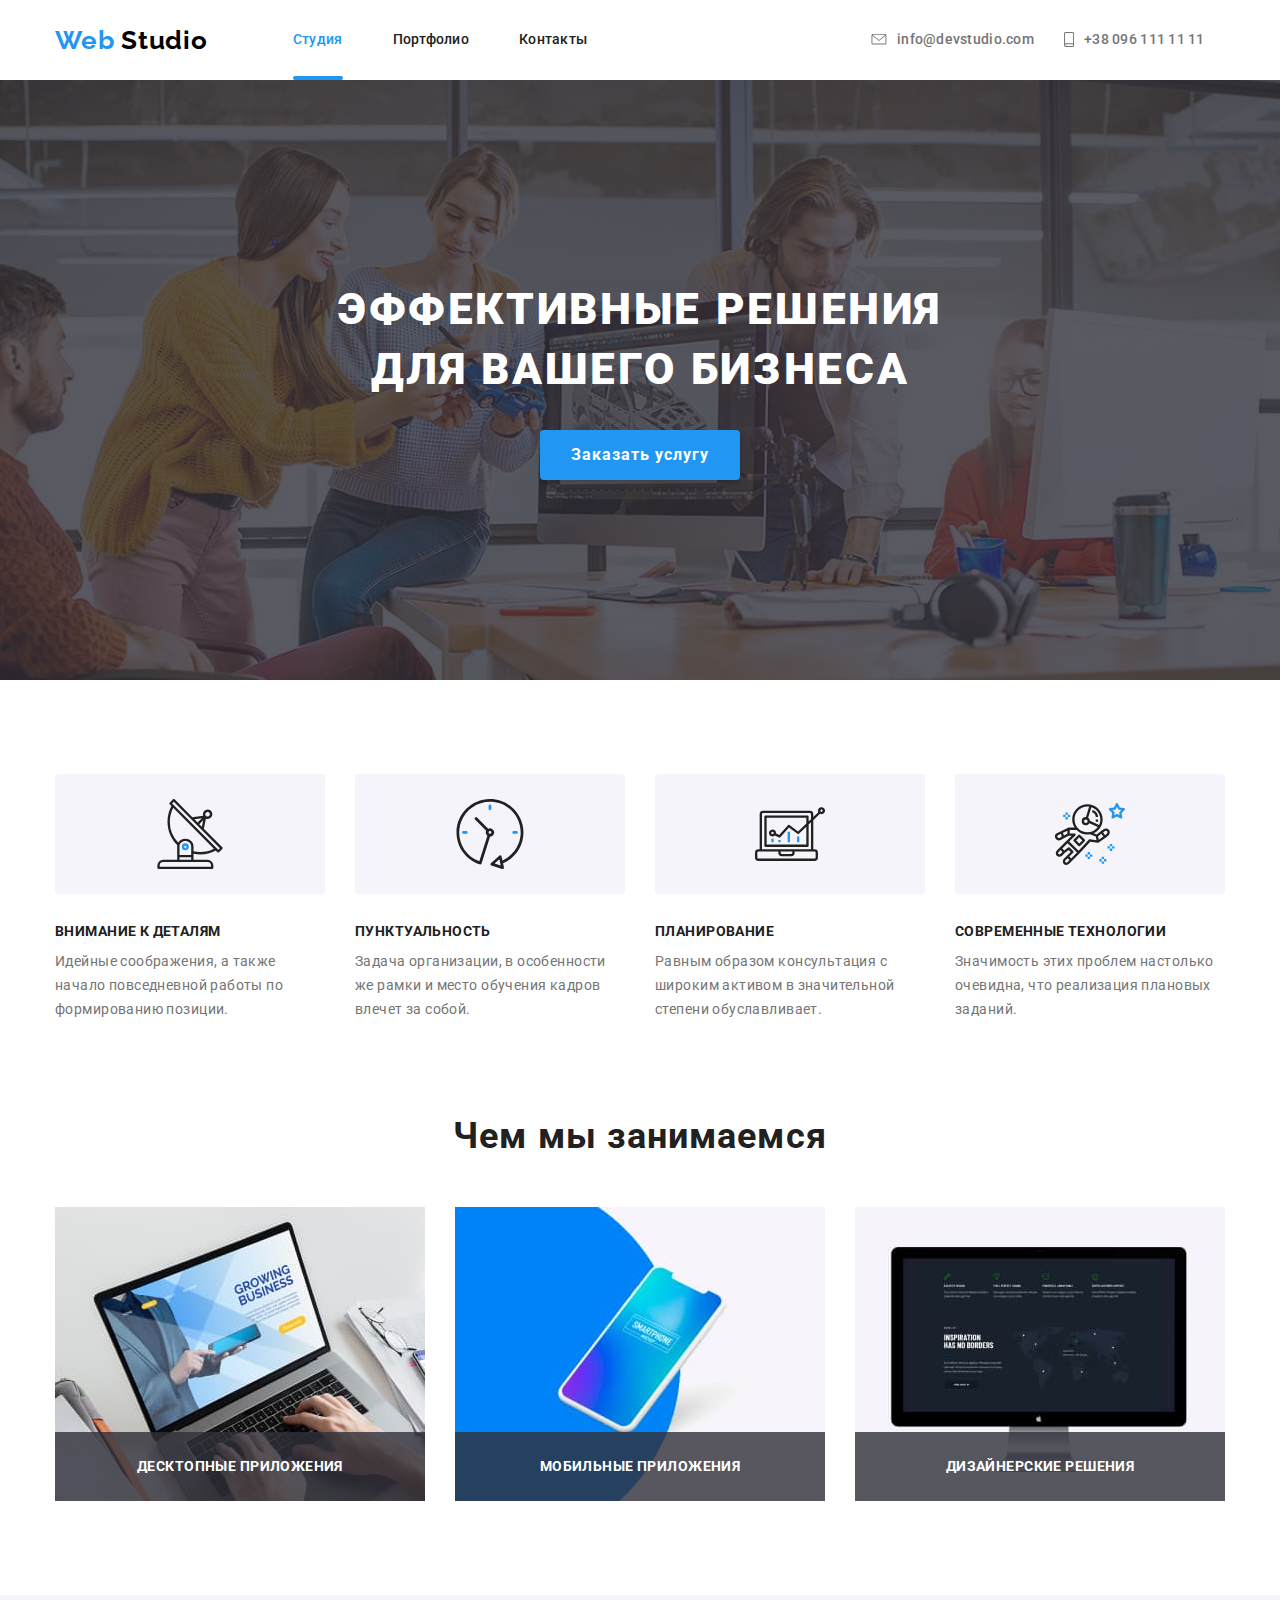
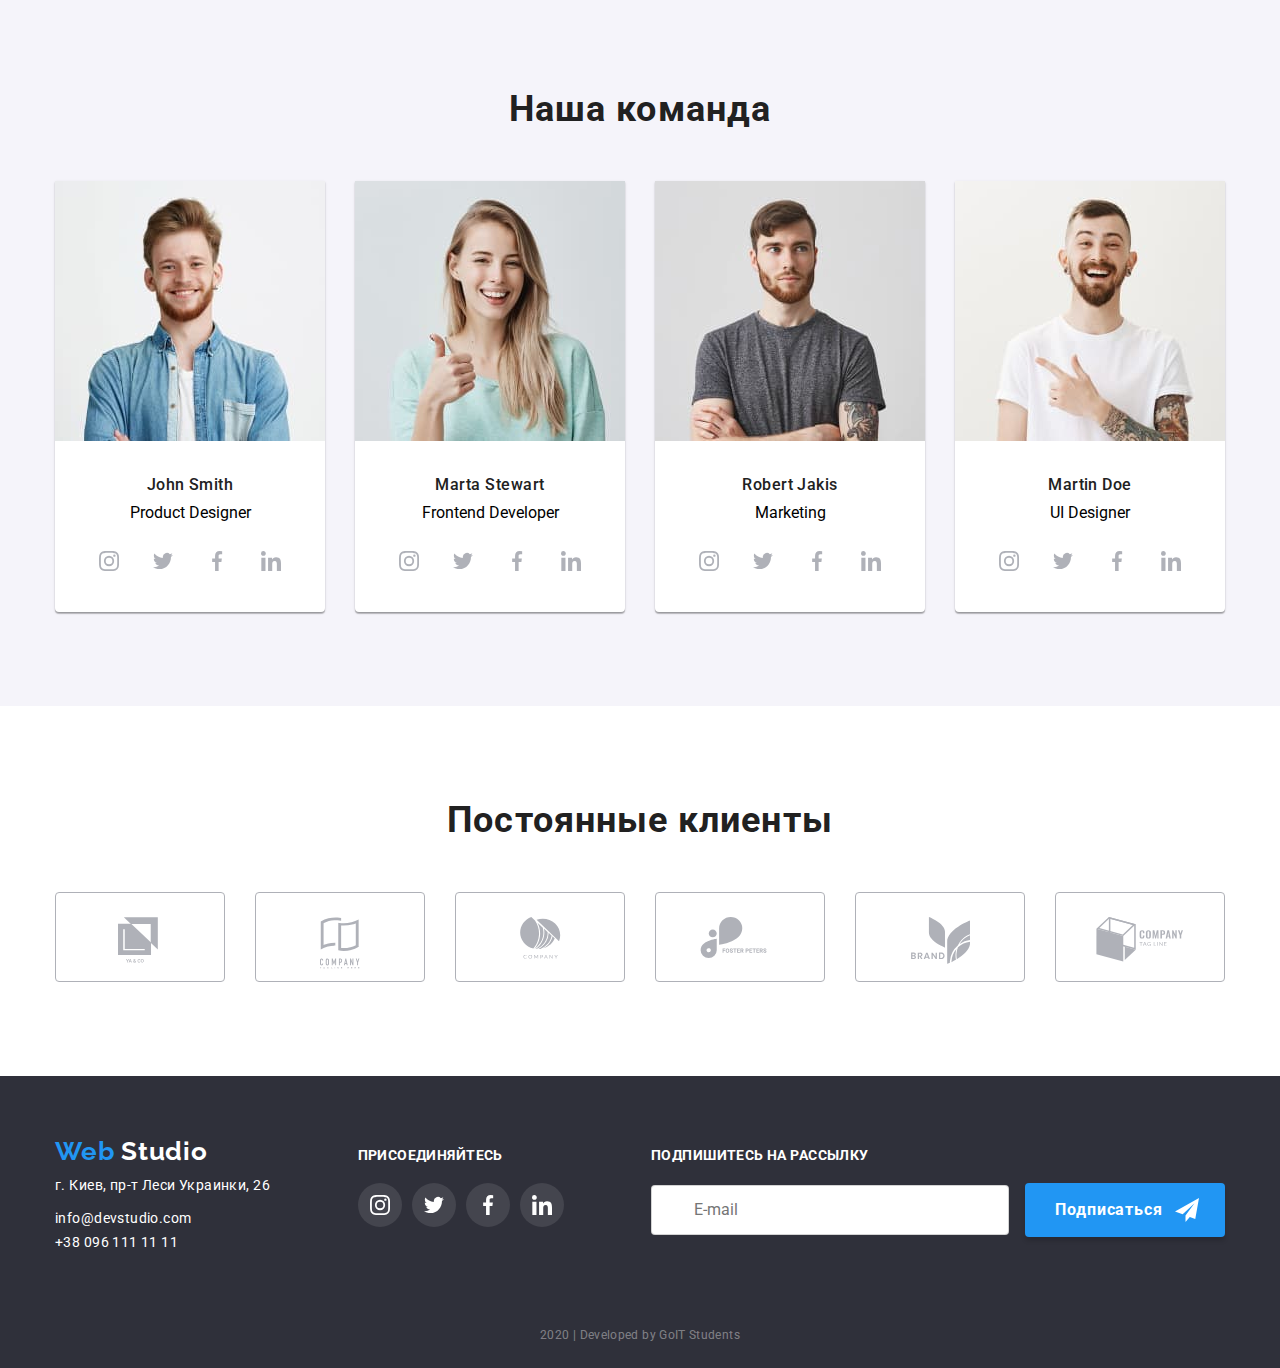
<file: index.html>
<!DOCTYPE html>
<html lang="ru">
  <head>
    <meta charset="UTF-8" />
    <title>My homework</title>
    <link
      href="https://fonts.googleapis.com/css2?family=Raleway:wght@700&family=Roboto:wght@400;500&display=swap"
      rel="stylesheet"
    />
    <link
      rel="stylesheet"
      href="https://cdnjs.cloudflare.com/ajax/libs/modern-normalize/0.6.0/modern-normalize.min.css"
    />
    <link rel="stylesheet" href="./css/main.min.css" />
  </head>
  <body>
    <header>
      <div class="container">
        <nav class="main-conteiner">
          <a href="./index.html" class="logo"
            ><span class="blue">Web </span>
            <span class="studio"> Studio</span></a
          >
          <ul class="site-nav">
            <li class="link-list">
              <a href="./index.html" class="link-current">Студия</a>
            </li>
            <li class="link-list">
              <a href="./portfolio.html" class="link">Портфолио</a>
            </li>
            <li class="link-list">
              <a href="" class="link">Контакты</a>
            </li>
          </ul>
          <address class="contacs">
            <a href="mailto:info@devstudio.com " class="contac">
              <svg class="icon-eleph" width="16" height="11.2">
                <use href="./img/sprite.svg#envelope"></use>
              </svg>
              info@devstudio.com
            </a>
            <a href="tel:+380961111111" class="contac">
              <svg class="icon-telep" width="10" height="15">
                <use href="./img/sprite.svg#smartphone"></use>
              </svg>
              +38 096 111 11 11
            </a>
          </address>
        </nav>
      </div>
    </header>
    <main>
      <div class="backdrop is-hidden" data-modal>
        <div class="modal">
          <form class="js-speker-form" autocomplete="off">
            <b class="form-text">Оставьте свои данные, мы вам перезвоним</b>
            <span class="form-close" data-modal-close>
              <svg class="close" width="11" height="11">
                <use href="./img/symbol-defs.svg#Vector61"></use>
              </svg>
            </span>
            <ul class="form-list">
              <li class="form-field">
                <input
                  type="text"
                  name="user-name"
                  id="name"
                  class="form-input"
                  placeholder=" "
                />
                <label for="name" class="form-label">Имя</label>
                <svg class="form-icon" width="12" height="12">
                  <use href="./img/symbol-defs.svg#Vector3"></use>
                </svg>
              </li>
              <li class="form-field">
                <input
                  type="tel"
                  name="tel"
                  id="tel"
                  class="form-input"
                  placeholder=" "
                />
                <label for="tel" class="form-label">Телефон</label>
                <svg class="form-icon" width="13" height="13">
                  <use href="./img/symbol-defs.svg#Vector1"></use>
                </svg>
              </li>
              <li class="form-field">
                <input
                  type="email"
                  name="email"
                  id="email"
                  class="form-input"
                  placeholder=" "
                />
                <label for="email" class="form-label">Почта</label>
                <svg class="form-icon" width="15" height="12">
                  <use href="./img/symbol-defs.svg#Vector21"></use>
                </svg>
              </li>
              <li class="form-field">
                <textarea
                  name="comment"
                  id="comment"
                  placeholder="Комментарий"
                ></textarea>
              </li>
            </ul>
            <label for="policy" class="form-policy">
              <input
                type="checkbox"
                name="policy"
                id="policy"
                class="checkbox"
              />
              <span class="checkbox-icon"></span>
              <p class="form-doc">
                Соглашаюсь с рассылкой и принимаю
                <a href="" class="form">Условия договора</a>
              </p></label
            >
            <button type="submit" class="form-button">Отправить</button>
          </form>
        </div>
      </div>

      <section class="decide">
        <div class="business">
          <h1>Эффективные решения для вашего бизнеса</h1>
        </div>
        <span class="buttom-footer" data-modal-open>Заказать услугу</span>
      </section>
      <section class="section">
        <div class="container">
          <ul class="info-main main-conteiner">
            <li class="info-li">
              <div class="icon-diagram">
                <svg class="icon-clock" width="70" height="70">
                  <use href="./img/sprite.svg#antenna"></use>
                </svg>
              </div>
              <h3 class="quality">Внимание к деталям</h3>
              <p class="text">
                Идейные соображения, а также начало повседневной работы по
                формированию позиции.
              </p>
            </li>
            <li class="info-li">
              <div class="icon-diagram">
                <svg class="icon-clock" width="70" height="70">
                  <use href="./img/sprite.svg#clock1"></use>
                </svg>
              </div>
              <h3 class="quality">Пунктуальность</h3>
              <p class="text">
                Задача организации, в особенности же рамки и место обучения
                кадров влечет за собой.
              </p>
            </li>
            <li class="info-li">
              <div class="icon-diagram">
                <svg class="icon-clock" width="70" height="70">
                  <use href="./img/sprite.svg#diagram"></use>
                </svg>
              </div>
              <h3 class="quality">Планирование</h3>
              <p class="text">
                Равным образом консультация с широким активом в значительной
                степени обуславливает.
              </p>
            </li>
            <li class="info-li">
              <div class="icon-diagram">
                <svg class="icon-clock" width="70" height="70">
                  <use href="./img/sprite.svg#astronaut"></use>
                </svg>
              </div>
              <h3 class="quality">Cовременные технологии</h3>
              <p class="text">
                Значимость этих проблем настолько очевидна, что реализация
                плановых заданий.
              </p>
            </li>
          </ul>
        </div>
      </section>
      <section class="section2">
        <div class="container">
          <h2 class="our-work">Чем мы занимаемся</h2>
          <ul class="main-conteiner">
            <li class="our-work-list">
              <img
                src="./img/img.jpg"
                class="block"
                alt="ноутбук"
                width="370"
              />
              <h3 class="quality-second">Десктопные приложения</h3>
            </li>
            <li class="our-work-list">
              <img
                src="./img/box.jpg"
                class="block"
                alt="телефон"
                width="370"
              />
              <h3 class="quality-second">Мобильные приложения</h3>
            </li>
            <li class="our-work-list">
              <img
                src="./img/img(1).jpg"
                class="block"
                alt="компьютерный монитор"
                width="370"
              />
              <h3 class="quality-second">Дизайнерские решения</h3>
            </li>
          </ul>
        </div>
      </section>
      <section class="section2 font">
        <div class="container">
          <h2 class="our-team">Наша команда</h2>
          <ul class="main-conteiner">
            <li class="our-people">
              <img
                src="./img/img(2).jpg"
                class="photo"
                alt="молодой человек"
                width="270"
              />
              <h3 class="name">John Smith</h3>
              <p class="profession">Product Designer</p>
              <ul class="social-network">
                <li class="network">
                  <a href="" class="social-name2">
                    <svg class="icon-insta" width="20" height="20">
                      <use href="./img/sprite.svg#instagram"></use>
                    </svg>
                  </a>
                </li>
                <li class="network">
                  <a href="" class="social-name2">
                    <svg class="icon-insta" width="20" height="20">
                      <use href="./img/sprite.svg#twitter"></use>
                    </svg>
                  </a>
                </li>
                <li class="network">
                  <a href="" class="social-name2">
                    <svg class="icon-insta" width="20" height="20">
                      <use href="./img/sprite.svg#facebook"></use>
                    </svg>
                  </a>
                </li>
                <li class="network">
                  <a href="" class="social-name2">
                    <svg class="icon-insta" width="20" height="20">
                      <use href="./img/sprite.svg#linkedin"></use>
                    </svg>
                  </a>
                </li>
              </ul>
            </li>
            <li class="our-people">
              <img
                src="./img/img(3).jpg"
                class="photo"
                alt="молодая женщина"
                width="270"
              />
              <h3 class="name">Marta Stewart</h3>
              <p class="profession">Frontend Developer</p>
              <ul class="social-network">
                <li class="network">
                  <a href="" class="social-name2">
                    <svg class="icon-insta" width="20" height="20">
                      <use href="./img/sprite.svg#instagram"></use>
                    </svg>
                  </a>
                </li>
                <li class="network">
                  <a href="" class="social-name2">
                    <svg class="icon-insta" width="20" height="20">
                      <use href="./img/sprite.svg#twitter"></use>
                    </svg>
                  </a>
                </li>
                <li class="network">
                  <a href="" class="social-name2">
                    <svg class="icon-insta" width="20" height="20">
                      <use href="./img/sprite.svg#facebook"></use>
                    </svg>
                  </a>
                </li>
                <li class="network">
                  <a href="" class="social-name2">
                    <svg class="icon-insta" width="20" height="20">
                      <use href="./img/sprite.svg#linkedin"></use>
                    </svg>
                  </a>
                </li>
              </ul>
            </li>
            <li class="our-people">
              <img
                src="./img/img(4).jpg"
                class="photo"
                alt="Молодой человек с рыжей бородой"
                width="270"
              />
              <h3 class="name">Robert Jakis</h3>
              <p class="profession">Marketing</p>
              <ul class="social-network">
                <li class="network">
                  <a href="" class="social-name2">
                    <svg class="icon-insta" width="20" height="20">
                      <use href="./img/sprite.svg#instagram"></use>
                    </svg>
                  </a>
                </li>
                <li class="network">
                  <a href="" class="social-name2">
                    <svg class="icon-insta" width="20" height="20">
                      <use href="./img/sprite.svg#twitter"></use>
                    </svg>
                  </a>
                </li>
                <li class="network">
                  <a href="" class="social-name2">
                    <svg class="icon-insta" width="20" height="20">
                      <use href="./img/sprite.svg#facebook"></use>
                    </svg>
                  </a>
                </li>
                <li class="network">
                  <a href="" class="social-name2">
                    <svg class="icon-insta" width="20" height="20">
                      <use href="./img/sprite.svg#linkedin"></use>
                    </svg>
                  </a>
                </li>
              </ul>
            </li>
            <li class="our-people">
              <img
                src="./img/img(5).jpg"
                class="photo"
                alt="Молодой человек с тонелями в ушах"
                width="270"
              />
              <h3 class="name">Martin Doe</h3>
              <p class="profession">UI Designer</p>
              <ul class="social-network">
                <li class="network">
                  <a href="" class="social-name2">
                    <svg class="icon-insta" width="20" height="20">
                      <use href="./img/sprite.svg#instagram"></use>
                    </svg>
                  </a>
                </li>
                <li class="network">
                  <a href="" class="social-name2">
                    <svg class="icon-insta" width="20" height="20">
                      <use href="./img/sprite.svg#twitter"></use>
                    </svg>
                  </a>
                </li>
                <li class="network">
                  <a href="" class="social-name2">
                    <svg class="icon-insta" width="20" height="20">
                      <use href="./img/sprite.svg#facebook"></use>
                    </svg>
                  </a>
                </li>
                <li class="network">
                  <a href="" class="social-name2">
                    <svg class="icon-insta" width="20" height="20">
                      <use href="./img/sprite.svg#linkedin"></use>
                    </svg>
                  </a>
                </li>
              </ul>
            </li>
          </ul>
        </div>
      </section>
      <section class="section2">
        <div class="container">
          <h2 class="clients">Постоянные клиенты</h2>
          <ul class="main-conteiner">
            <li class="our-clients">
              <a href=" " class="our-clients-name">
                <svg class="clients-logo1" width="44" height="49">
                  <use href="./img/sprite.svg#logo1"></use>
                </svg>
              </a>
            </li>

            <li class="our-clients">
              <a href=" " class="our-clients-name">
                <svg class="clients-logo1" width="40" height="52">
                  <use href="./img/sprite.svg#logo2"></use>
                </svg>
              </a>
            </li>
            <li class="our-clients">
              <a href=" " class="our-clients-name">
                <svg class="clients-logo1" width="41" height="42">
                  <use href="./img/sprite.svg#logo3"></use>
                </svg>
              </a>
            </li>
            <li class="our-clients">
              <a href=" " class="our-clients-name">
                <svg class="clients-logo1" width="80" height="42">
                  <use href="./img/sprite.svg#logo4"></use>
                </svg>
              </a>
            </li>
            <li class="our-clients">
              <a href=" " class="our-clients-name">
                <svg class="clients-logo1" width="59" height="47">
                  <use href="./img/sprite.svg#logo5"></use>
                </svg>
              </a>
            </li>
            <li class="our-clients">
              <a href=" " class="our-clients-name">
                <svg class="clients-logo1" width="88" height="45">
                  <use href="./img/sprite.svg#logo6"></use>
                </svg>
              </a>
            </li>
          </ul>
        </div>
      </section>
    </main>
    <footer class="footer">
      <div class="container">
        <div class="main-conteiner2">
          <address class="footer-addres">
            <a href="" class="footer-logo"
              ><span class="blue">Web</span
              ><span class="footer-studio"> Studio</span></a
            >
            <p class="footer-studio">г. Киев, пр-т Леси Украинки, 26</p>
            <ul class="mail2">
              <li class="contacs-details">
                <a href="mailto:info@devstudio.com " class="footer-studio"
                  >info@devstudio.com</a
                >
              </li>
              <li class="contacs-details">
                <a href="tel:+380961111111" class="footer-studio"
                  >+38 096 111 11 11</a
                >
              </li>
            </ul>
          </address>
          <div class="footer-elements">
            <b class="footer-act">присоединяйтесь</b>
            <ul class="social-network2">
              <li class="network">
                <a href="" class="social-name">
                  <svg class="icon-twitter" width="20" height="20">
                    <use href="./img/sprite.svg#instagram"></use>
                  </svg>
                </a>
              </li>
              <li class="network">
                <a href="" class="social-name">
                  <svg class="icon-twitter" width="20" height="20">
                    <use href="./img/sprite.svg#twitter"></use>
                  </svg>
                </a>
              </li>
              <li class="network">
                <a href="" class="social-name">
                  <svg class="icon-twitter" width="20" height="20">
                    <use href="./img/sprite.svg#facebook"></use>
                  </svg>
                </a>
              </li>
              <li class="network">
                <a href="" class="social-name">
                  <svg class="icon-twitter" width="20" height="20">
                    <use href="./img/sprite.svg#linkedin"></use>
                  </svg>
                </a>
              </li>
            </ul>
          </div>
          <div class="subscribe">
            <b class="footer-act">Подпишитесь на рассылку</b>
            <div class="form-field">
              <form>
                <input
                  type="email"
                  name="email"
                  id="email"
                  class="form-footer"
                  placeholder="E-mail"
                />
                <button type="submit" class="buttom">
                  <svg class="icon-footer" width="24" height="24">
                    <use href="./img/symbol-defs.svg#icon-send1"></use>
                  </svg>
                  Подписаться
                </button>
              </form>
            </div>
          </div>
        </div>
        <div>
          <p class="source">2020 | Developed by GoIT Students</p>
        </div>
      </div>
    </footer>
    <script>
      (() => {
        const refs = {
          openModalBtn: document.querySelector("[data-modal-open]"),
          closeModalBtn: document.querySelector("[data-modal-close]"),
          modal: document.querySelector("[data-modal]"),
        };

        refs.openModalBtn.addEventListener("click", toggleModal);
        refs.closeModalBtn.addEventListener("click", toggleModal);

        function toggleModal() {
          refs.modal.classList.toggle("is-hidden");
        }
      })();
    </script>
  </body>
</html>
</file>
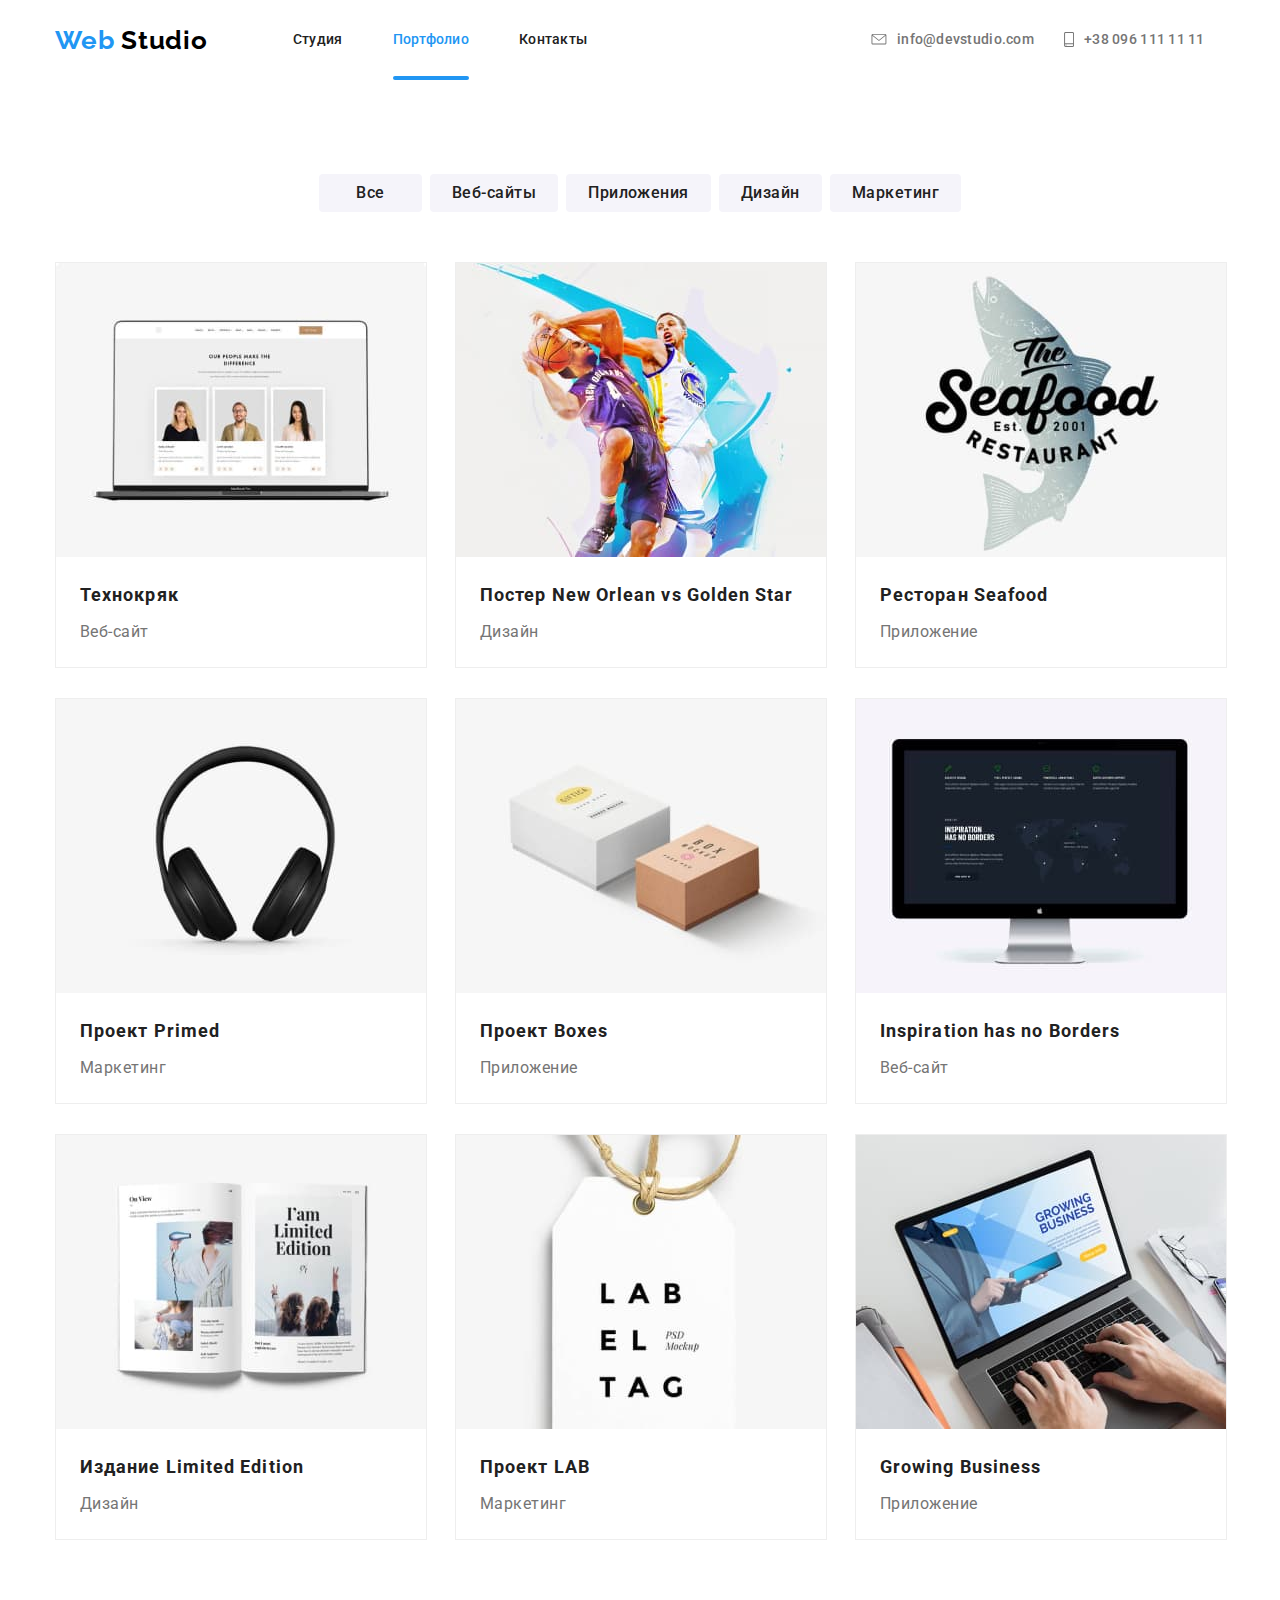
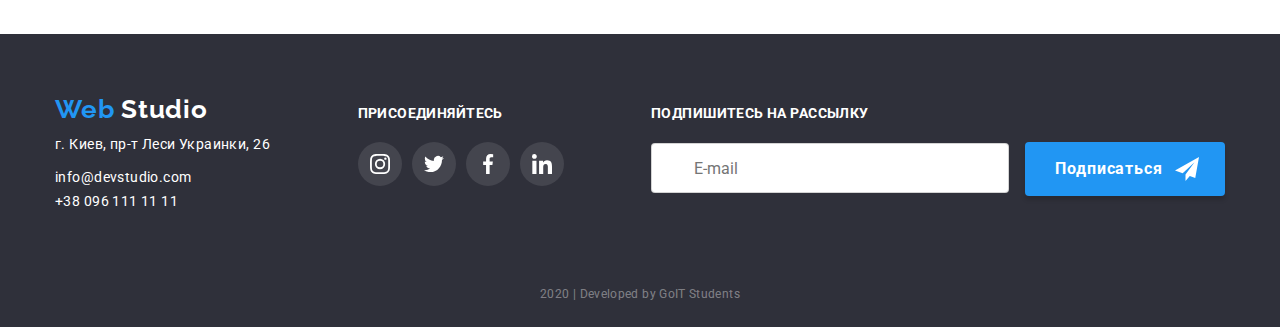
<file: portfolio.html>
<!DOCTYPE html>
<html lang="ru">
  <head>
    <meta charset="UTF-8" />
    <title>My homework2</title>
    <link
      href="https://fonts.googleapis.com/css2?family=Raleway:wght@700&family=Roboto:wght@400;500&display=swap"
      rel="stylesheet"
    />
    <link
      rel="stylesheet"
      href="https://cdnjs.cloudflare.com/ajax/libs/modern-normalize/0.6.0/modern-normalize.min.css"
    />
    <link rel="stylesheet" href="./css/main.min.css" />
  </head>

  <body>
    <header>
      <div class="container">
        <nav class="main-conteiner">
          <a href="./index.html" class="logo"
            ><span class="blue"> Web </span
            ><span class="studio"> Studio </span></a
          >
          <ul class="site-nav">
            <li class="link-list">
              <a href="./index.html" class="link">Студия</a>
            </li>
            <li class="link-list">
              <a href="./portfolio.html" class="link-current">Портфолио</a>
            </li>
            <li class="link-list">
              <a href="" class="link">Контакты</a>
            </li>
          </ul>
          <address class="contacs">
            <a href="mailto:info@devstudio.com " class="contac">
              <svg class="icon-eleph" width="16" height="11.2">
                <use href="./img/sprite.svg#envelope"></use>
              </svg>
              info@devstudio.com
            </a>
            <a href="tel:+380961111111" class="contac">
              <svg class="icon-telep" width="10" height="15">
                <use href="./img/sprite.svg#smartphone"></use>
              </svg>
              +38 096 111 11 11
            </a>
          </address>
        </nav>
      </div>
    </header>
    <main>
      <section class="container">
        <div class="main-portfolio">
          <ul class="portfolio main-conteiner">
            <li class="list-portfolio">
              <a href="" class="button list-items">Все</a>
            </li>
            <li class="list-portfolio">
              <a href="" class="button list-items">Веб-сайты</a>
            </li>
            <li class="list-portfolio">
              <a href="" class="button list-items">Приложения</a>
            </li>
            <li class="list-portfolio">
              <a href="" class="button list-items">Дизайн</a>
            </li>
            <li class="list-portfolio">
              <a href="" class="button list-items">Маркетинг</a>
            </li>
          </ul>
          <ul class="our-service">
            <li class="our-photo">
              <a href="" class="our-photo-name">
                <div class="product-overlay">
                  <img
                    src="./img/img14.jpg"
                    class="portfolio-poster"
                    alt="Компьютер"
                    width="370"
                  />
                  <div class="text-overlay">
                    <p class="text-overlay2">
                      Технокряк это современная площадка распространения
                      коронавируса. Компании используют эту платформу для
                      цифрового шпионажа и атак на защищённые сервера
                      конкурентов.
                    </p>
                  </div>
                </div>
                <div class="heading">
                  <h3 class="poster">Технокряк</h3>
                  <p class="work">Веб-сайт</p>
                </div>
              </a>
            </li>
            <li class="our-photo">
              <a href="" class="our-photo-name">
                <div class="product-overlay">
                  <img
                    src="./img/img6.jpg"
                    class="portfolio-poster"
                    alt="Два баскетболиста"
                    width="370"
                  />
                  <div class="text-overlay">
                    <p class="text-overlay2">
                      Технокряк это современная площадка распространения
                      коронавируса. Компании используют эту платформу для
                      цифрового шпионажа и атак на защищённые сервера
                      конкурентов.
                    </p>
                  </div>
                </div>
                <div class="heading">
                  <h3 class="poster">Постер New Orlean vs Golden Star</h3>
                  <p class="work">Дизайн</p>
                </div>
              </a>
            </li>
            <li class="our-photo">
              <a href="" class="our-photo-name">
                <div class="product-overlay">
                  <img
                    src="./img/img7.jpg"
                    class="portfolio-poster"
                    alt=""
                    width="370"
                  />
                  <div class="text-overlay">
                    <p class="text-overlay2">
                      Технокряк это современная площадка распространения
                      коронавируса. Компании используют эту платформу для
                      цифрового шпионажа и атак на защищённые сервера
                      конкурентов.
                    </p>
                  </div>
                </div>
                <div class="heading">
                  <h3 class="poster">Ресторан Seafood</h3>
                  <p class="work">Приложение</p>
                </div>
              </a>
            </li>
            <li class="our-photo">
              <a href="" class="our-photo-name">
                <div class="product-overlay">
                  <img
                    src="./img/img8.jpg"
                    class="portfolio-poster"
                    alt=""
                    width="370"
                  />
                  <div class="text-overlay">
                    <p class="text-overlay2">
                      Технокряк это современная площадка распространения
                      коронавируса. Компании используют эту платформу для
                      цифрового шпионажа и атак на защищённые сервера
                      конкурентов.
                    </p>
                  </div>
                </div>
                <div class="heading">
                  <h3 class="poster">Проект Primed</h3>
                  <p class="work">Маркетинг</p>
                </div>
              </a>
            </li>
            <li class="our-photo">
              <a href="" class="our-photo-name">
                <div class="product-overlay">
                  <img
                    src="./img/img9.jpg"
                    class="portfolio-poster"
                    alt=""
                    width="370"
                  />
                  <div class="text-overlay">
                    <p class="text-overlay2">
                      Технокряк это современная площадка распространения
                      коронавируса. Компании используют эту платформу для
                      цифрового шпионажа и атак на защищённые сервера
                      конкурентов.
                    </p>
                  </div>
                </div>
                <div class="heading">
                  <h3 class="poster">Проект Boxes</h3>
                  <p class="work">Приложение</p>
                </div>
              </a>
            </li>
            <li class="our-photo">
              <a href="" class="our-photo-name">
                <div class="product-overlay">
                  <img
                    src="./img/img10.jpg"
                    class="portfolio-poster"
                    alt=""
                    width="370"
                  />
                  <div class="text-overlay">
                    <p class="text-overlay2">
                      Технокряк это современная площадка распространения
                      коронавируса. Компании используют эту платформу для
                      цифрового шпионажа и атак на защищённые сервера
                      конкурентов.
                    </p>
                  </div>
                </div>
                <div class="heading">
                  <h3 class="poster">Inspiration has no Borders</h3>
                  <p class="work">Веб-сайт</p>
                </div>
              </a>
            </li>
            <li class="our-photo">
              <a href="" class="our-photo-name">
                <div class="product-overlay">
                  <img
                    src="./img/img11.jpg"
                    class="portfolio-poster"
                    alt=""
                    width="370"
                  />
                  <div class="text-overlay">
                    <p class="text-overlay2">
                      Технокряк это современная площадка распространения
                      коронавируса. Компании используют эту платформу для
                      цифрового шпионажа и атак на защищённые сервера
                      конкурентов.
                    </p>
                  </div>
                </div>
                <div class="heading">
                  <h3 class="poster">Издание Limited Edition</h3>
                  <p class="work">Дизайн</p>
                </div>
              </a>
            </li>
            <li class="our-photo">
              <a href="" class="our-photo-name">
                <div class="product-overlay">
                  <img
                    src="./img/img12.jpg"
                    class="portfolio-poster"
                    alt=""
                    width="370"
                  />
                  <div class="text-overlay">
                    <p class="text-overlay2">
                      Технокряк это современная площадка распространения
                      коронавируса. Компании используют эту платформу для
                      цифрового шпионажа и атак на защищённые сервера
                      конкурентов.
                    </p>
                  </div>
                </div>
                <div class="heading">
                  <h3 class="poster">Проект LAB</h3>
                  <p class="work">Маркетинг</p>
                </div>
              </a>
            </li>
            <li class="our-photo">
              <a href="" class="our-photo-name">
                <div class="product-overlay">
                  <img
                    src="./img/img13.jpg"
                    class="portfolio-poster"
                    alt=""
                    width="370"
                  />
                  <div class="text-overlay">
                    <p class="text-overlay2">
                      Технокряк это современная площадка распространения
                      коронавируса. Компании используют эту платформу для
                      цифрового шпионажа и атак на защищённые сервера
                      конкурентов.
                    </p>
                  </div>
                </div>
                <div class="heading">
                  <h3 class="poster">Growing Business</h3>
                  <p class="work">Приложение</p>
                </div>
              </a>
            </li>
          </ul>
        </div>
      </section>
    </main>
    <footer class="footer">
      <div class="container">
        <div class="main-conteiner2">
          <address class="footer-addres">
            <a href="" class="footer-logo"
              ><span class="blue">Web</span
              ><span class="footer-studio"> Studio</span></a
            >
            <p class="footer-studio">г. Киев, пр-т Леси Украинки, 26</p>
            <ul class="mail2">
              <li class="contacs-details">
                <a href="mailto:info@devstudio.com " class="footer-studio"
                  >info@devstudio.com</a
                >
              </li>
              <li class="contacs-details">
                <a href="tel:+380961111111" class="footer-studio"
                  >+38 096 111 11 11</a
                >
              </li>
            </ul>
          </address>
          <div class="footer-elements">
            <b class="footer-act">присоединяйтесь</b>
            <ul class="social-network2">
              <li class="network">
                <a href="" class="social-name">
                  <svg class="icon-twitter" width="20" height="20">
                    <use href="./img/sprite.svg#instagram"></use>
                  </svg>
                </a>
              </li>
              <li class="network">
                <a href="" class="social-name">
                  <svg class="icon-twitter" width="20" height="20">
                    <use href="./img/sprite.svg#twitter"></use>
                  </svg>
                </a>
              </li>
              <li class="network">
                <a href="" class="social-name">
                  <svg class="icon-twitter" width="20" height="20">
                    <use href="./img/sprite.svg#facebook"></use>
                  </svg>
                </a>
              </li>
              <li class="network">
                <a href="" class="social-name">
                  <svg class="icon-twitter" width="20" height="20">
                    <use href="./img/sprite.svg#linkedin"></use>
                  </svg>
                </a>
              </li>
            </ul>
          </div>
          <div class="subscribe">
            <b class="footer-act">Подпишитесь на рассылку</b><br />
            <div class="form-field">
              <form>
                <input
                  type="email"
                  name="email"
                  id="email"
                  class="form-footer"
                  placeholder="E-mail"
                />
                <button type="submit" class="buttom">
                  <svg class="icon-footer" width="24" height="24">
                    <use href="./img/symbol-defs.svg#icon-send1"></use>
                  </svg>
                  Подписаться
                </button>
              </form>
            </div>
          </div>
        </div>
        <div>
          <p class="source">2020 | Developed by GoIT Students</p>
        </div>
      </div>
    </footer>
    <script src="./modal.js"></script>
  </body>
</html>
</file>
<file: css/main.min.css>
html{-webkit-box-sizing:border-box;box-sizing:border-box}*,*::before,*::after{-webkit-box-sizing:inherit;box-sizing:inherit}body{font-family:"Roboto",sans-serif;font-style:normal}.container{margin-left:auto;margin-right:auto;width:1200px;padding-left:15px;padding-right:15px}.main-conteiner{display:-webkit-box;display:-ms-flexbox;display:flex;-webkit-box-align:center;-ms-flex-align:center;align-items:center;margin-top:0;margin-bottom:0;padding-left:0}.font{background:#f5f4fa}a{text-decoration:none}ul{list-style:none}h1{margin-top:0;margin-bottom:0;font-weight:900;font-size:44px;line-height:1.36;letter-spacing:0.06em;text-transform:uppercase;color:#fff}h2{color:#212121;font-weight:700;font-size:36px;line-height:1.16;text-align:center;letter-spacing:0.03em}h3{color:#212121;font-weight:700;font-size:18px;line-height:2;letter-spacing:0.06em}.section{padding-top:94px}.section2{padding-top:94px;padding-bottom:94px}.footer{background:#2f303a;padding-top:60px;padding-bottom:21px}.main-conteiner2{display:-webkit-box;display:-ms-flexbox;display:flex;-webkit-box-align:baseline;-ms-flex-align:baseline;align-items:baseline;-webkit-box-pack:justify;-ms-flex-pack:justify;justify-content:space-between;margin-bottom:68px}.footer-elements,.subscribe,.footer-addres{display:block}.logo{font-family:"Raleway",sans-serif;font-weight:700;font-size:26px;line-height:1.19;letter-spacing:0.03em}.blue{color:#2196f3;font-style:normal}.studio{color:black}.site-nav{margin-top:0;margin-bottom:0;margin-left:85px;font-weight:500;font-size:14px;line-height:1.14;letter-spacing:0.02em;display:-webkit-box;display:-ms-flexbox;display:flex;padding-left:0}.link-current{position:relative;display:block;padding-top:32px;padding-bottom:32px;color:#2196f3}.link-current::after{content:"";position:absolute;bottom:0;left:0;height:4px;width:100%;background-color:#2196f3;border-radius:2px}.link{display:block;position:relative;padding-top:32px;padding-bottom:32px;color:#212121;-webkit-transition:color 250ms cubic-bezier(0.4, 0, 0.2, 1);transition:color 250ms cubic-bezier(0.4, 0, 0.2, 1)}.link:hover,.link:focus{color:#2196f3}.link-list{min-width:49px;margin-right:50px}.link-list:last-child{margin-right:0}.contacs{margin-left:auto;display:-webkit-box;display:-ms-flexbox;display:flex;margin-top:0;margin-bottom:0}.contacs .contac+.contac{margin-left:30px}.contac{display:-webkit-box;display:-ms-flexbox;display:flex;-webkit-box-align:center;-ms-flex-align:center;align-items:center;min-width:161px;height:16px;font-weight:500;font-size:14px;line-height:1.14;letter-spacing:0.02em;font-style:normal;color:#757575;cursor:pointer;-webkit-transition:color 250ms cubic-bezier(0.4, 0, 0.2, 1);transition:color 250ms cubic-bezier(0.4, 0, 0.2, 1)}.contac:hover,.contac:focus{color:#2196f3}.icon-eleph,.icon-telep{margin-right:10px;--color3: currentColor}.decide{max-width:1600px;height:600px;margin-left:auto;margin-right:auto;background-image:-webkit-gradient(linear, left top, right top, from(rgba(47,48,58,0.8)), to(rgba(47,48,58,0.8))),url("../../img/Header.jpg");background-image:linear-gradient(to right, rgba(47,48,58,0.8), rgba(47,48,58,0.8)),url("../../img/Header.jpg");background-repeat:no-repeat;background-position:center;background-size:cover;background-color:black;text-align:center;padding-top:200px;padding-bottom:200px}.business{width:696px;margin-left:auto;margin-right:auto;margin-bottom:30px}.buttom-footer{display:inline-block;min-width:200px;padding:10px 28px;text-align:center;color:#fff;border-radius:4px;background-color:#2196f3;font-weight:700;font-size:16px;line-height:1.87;letter-spacing:0.06em;-webkit-box-shadow:0px 4px 4px rgba(0,0,0,0.15);box-shadow:0px 4px 4px rgba(0,0,0,0.15)}.icon-diagram{display:block;width:270px;height:120px;border-radius:4px;background:#f5f4fa;margin-bottom:30px}.icon-clock{display:inline-block;margin:25px 100px}.info-li+.info-li{margin-left:30px}.text{margin-top:0;margin-bottom:0;font-weight:400;font-size:14px;line-height:1.71;letter-spacing:0.03em;color:#757575}.quality{font-weight:700;font-size:14px;line-height:1.14;letter-spacing:0.03em;text-transform:uppercase;color:#212121;margin-bottom:10px;margin-top:0}.our-work-list{position:relative;width:370px}.our-work-list+.our-work-list{margin-left:30px}.our-work{margin-bottom:50px;margin-top:0}.block{display:block}.quality-second{position:absolute;bottom:0;margin-top:0;margin-bottom:0;font-weight:700;font-size:14px;line-height:1.14;letter-spacing:0.03em;text-transform:uppercase;color:#fff;min-width:370px;text-align:center;background-color:rgba(47,48,58,0.8);padding:27px 80px 27px 80px}.font{background:#f5f4fa}.our-team{margin-bottom:50px;margin-top:0}.our-people{display:block;width:270px;padding-bottom:24px;background-color:#fff;-webkit-box-shadow:0px 2px 1px rgba(0,0,0,0.2),0px 1px 1px rgba(0,0,0,0.14),0px 1px 3px rgba(0,0,0,0.12);box-shadow:0px 2px 1px rgba(0,0,0,0.2),0px 1px 1px rgba(0,0,0,0.14),0px 1px 3px rgba(0,0,0,0.12);border-radius:0px 0px 4px 4px}.our-people+.our-people{margin-left:30px}.social-network{display:-webkit-box;display:-ms-flexbox;display:flex;margin-left:auto;margin-right:auto;padding-left:0;width:206px}.social-name2{width:44px;height:44px;display:inline-block;border-radius:50%;fill:#afb1b8;-webkit-transition:background-color 250ms cubic-bezier(0.4, 0, 0.2, 1),fill 250ms cubic-bezier(0.4, 0, 0.2, 1);transition:background-color 250ms cubic-bezier(0.4, 0, 0.2, 1),fill 250ms cubic-bezier(0.4, 0, 0.2, 1)}.social-name2:hover,.social-name2:focus{background-color:#2196f3;fill:#fff}.icon-insta{display:block;margin-right:auto;margin-left:auto;fill:inherit;margin-bottom:12px;margin-top:12px}.network{display:block;-webkit-box-pack:justify;-ms-flex-pack:justify;justify-content:space-between}.network+.network{margin-left:10px}.photo{margin-bottom:30px}.name{margin-bottom:10px;text-align:center;font-weight:500;font-size:16px;line-height:1.18;letter-spacing:0.03em;color:#212121;margin-top:0}.profession{margin-bottom:16px;text-align:center;margin-top:0;font-weight:400;font-size:16px;line-height:1.18}.clients{margin-top:0;margin-bottom:50px}.our-clients-name{display:block;width:170px;height:90px;border:1px solid #afb1b8;-webkit-box-sizing:border-box;box-sizing:border-box;border-radius:4px;cursor:pointer;transition:border-color 250ms cubic-bezier(0.4, 0, 0.2, 1),--color5 250ms cubic-bezier(0.4, 0, 0.2, 1)}.our-clients-name:hover,.our-clients-name:focus{border-color:#2196f3;--color5: #2196f3}.our-clients+.our-clients{margin-left:30px}.clients-logo1{display:block;margin-left:auto;margin-right:auto;margin-top:24px;margin-bottom:24px;--color5: inherit}.footer-studio{color:#fff;font-style:normal;margin-top:0}.footer-addres p{margin-bottom:9px}.footer-logo{display:inline-block;font-family:"Raleway",sans-serif;font-weight:700;font-size:26px;line-height:1.19;letter-spacing:0.03em;margin-bottom:8px}.footer-addres{font-weight:400;font-size:14px;line-height:1.71;letter-spacing:0.03em}.cotacs-details{display:inline-block;margin-left:auto;margin-bottom:8px}.cotacs-details:last-child{margin-bottom:0}.mail2{margin-top:0;margin-bottom:0;padding:0}.footer-act{color:#fff;font-weight:700;font-size:14px;line-height:1.14;letter-spacing:0.03em;text-transform:uppercase;display:inline-block;margin-bottom:20px}.social-network2{display:-webkit-box;display:-ms-flexbox;display:flex;padding:0;margin-top:0;margin-bottom:0}.social-name{color:#afb1b8;width:44px;height:44px;display:inline-block;border-radius:50%;background-size:20px;background-color:rgba(255,255,255,0.1);-webkit-transition:background-color 250ms cubic-bezier(0.4, 0, 0.2, 1);transition:background-color 250ms cubic-bezier(0.4, 0, 0.2, 1)}.social-name:hover,.social-name:focus{background-color:#2196f3}.icon-twitter{display:inline-block;margin:12px 12px;fill:#fff}.form-field{position:relative;display:-webkit-box;display:-ms-flexbox;display:flex;-webkit-box-orient:vertical;-webkit-box-direction:normal;-ms-flex-direction:column;flex-direction:column;margin-bottom:28px}.form-footer{width:358px;min-height:50px}.buttom{position:relative;display:inline-block;border-color:transparent;min-width:200px;min-height:50px;margin-left:12px;padding:10px 32px;color:#fff;border-radius:4px;background-color:#2196f3;-webkit-box-shadow:0px 4px 4px rgba(0,0,0,0.15);box-shadow:0px 4px 4px rgba(0,0,0,0.15);padding-left:0;font-weight:700;font-size:16px;line-height:1.87;letter-spacing:0.06em}.icon-footer{position:absolute;right:28px;top:13px;bottom:13px;left:148px}.source{color:rgba(255,255,255,0.4);font-weight:400;font-size:12px;line-height:2;text-align:center;letter-spacing:0.03em;margin-bottom:0;margin-top:0}.backdrop{position:fixed;left:0;top:0;width:100%;height:100%;z-index:1;background:rgba(0,0,0,0.2);-webkit-transition:opacity 250ms cubic-bezier(0.4, 0, 0.2, 1);transition:opacity 250ms cubic-bezier(0.4, 0, 0.2, 1)}.backdrop.is-hidden{opacity:0;pointer-events:none}.modal{position:absolute;left:50%;top:50%;-webkit-transform:translate(-50%, -50%);transform:translate(-50%, -50%);max-height:calc(100% - 30px);max-width:calc(100% - 30px);overflow:auto;background:#fff;-webkit-box-shadow:0px 2px 1px rgba(0,0,0,0.2),0px 1px 1px rgba(0,0,0,0.14),0px 1px 3px rgba(0,0,0,0.12);box-shadow:0px 2px 1px rgba(0,0,0,0.2),0px 1px 1px rgba(0,0,0,0.14),0px 1px 3px rgba(0,0,0,0.12);border-radius:4px}.js-speker-form{position:relative;padding:40px}.form-text{display:inline-block;margin-bottom:30px;font-weight:700;font-size:20px;line-height:1.15;text-align:center;letter-spacing:0.03em;color:#212121}.form-close{position:absolute;top:8px;right:8px;width:30px;height:30px;background:#fff;border:1px solid rgba(0,0,0,0.1);-webkit-box-sizing:border-box;box-sizing:border-box;border-radius:15px;-webkit-transition:fill 250ms cubic-bezier(0.4, 0, 0.2, 1);transition:fill 250ms cubic-bezier(0.4, 0, 0.2, 1)}.close{display:block;margin:9px 9px}.form-close:hover{fill:#2196f3}.close{fill:inherit}.form-list{padding-left:0;margin-top:0;margin-bottom:20px}.form-field{position:relative;display:-webkit-box;display:-ms-flexbox;display:flex;-webkit-box-orient:vertical;-webkit-box-direction:normal;-ms-flex-direction:column;flex-direction:column;margin-bottom:28px}.form-field:last-child{margin-bottom:0}.form-field input{height:40px;padding-left:42px;margin-top:0;border:1px solid rgba(33,33,33,0.2);-webkit-box-sizing:border-box;box-sizing:border-box;border-radius:4px}.form-field textarea{min-height:120px;padding-left:16px;padding-top:12px;border:1px solid rgba(33,33,33,0.2);-webkit-box-sizing:border-box;box-sizing:border-box;border-radius:4px}.form-field label{font-weight:400;font-size:14px;line-height:1.14;letter-spacing:0.01em;color:#757575}.form-button{display:-webkit-box;display:-ms-flexbox;display:flex;width:200px;height:50px;margin-right:auto;margin-left:auto;border-color:transparent;padding:10px 55px;font-weight:700;font-size:16px;line-height:1.87;letter-spacing:0.06em;color:#fff;background:#2196f3;-webkit-box-shadow:0px 4px 4px rgba(0,0,0,0.15);box-shadow:0px 4px 4px rgba(0,0,0,0.15);border-radius:4px;-webkit-transition:background-color 250ms cubic-bezier(0.4, 0, 0.2, 1);transition:background-color 250ms cubic-bezier(0.4, 0, 0.2, 1)}.form-button:hover{background-color:#188ce8;-webkit-box-shadow:0px 4px 4px rgba(0,0,0,0.15);box-shadow:0px 4px 4px rgba(0,0,0,0.15);border-radius:4px}.form-input:focus+.form-label,.form-input:not(:placeholder-shown)+.form-label{color:#2196f3;-webkit-transform:translate(-25px, -40px);transform:translate(-25px, -40px);margin-bottom:4px}.form-label{position:absolute;top:50%;left:42px;-webkit-transform:translateY(-50%);transform:translateY(-50%);-webkit-transition:color 250ms cubic-bezier(0.4, 0, 0.2, 1),-webkit-transform 250ms cubic-bezier(0.4, 0, 0.2, 1);transition:color 250ms cubic-bezier(0.4, 0, 0.2, 1),-webkit-transform 250ms cubic-bezier(0.4, 0, 0.2, 1);transition:transform 250ms cubic-bezier(0.4, 0, 0.2, 1),color 250ms cubic-bezier(0.4, 0, 0.2, 1);transition:transform 250ms cubic-bezier(0.4, 0, 0.2, 1),color 250ms cubic-bezier(0.4, 0, 0.2, 1),-webkit-transform 250ms cubic-bezier(0.4, 0, 0.2, 1)}.form-comment{position:absolute;width:416px;height:96px;left:16px;top:12px}.form-icon{position:absolute;display:inline-block;margin-right:11px;top:50%;left:19px;-webkit-transform:translateY(-50%);transform:translateY(-50%);-webkit-transition:fill 250ms cubic-bezier(0.4, 0, 0.2, 1);transition:fill 250ms cubic-bezier(0.4, 0, 0.2, 1)}.form-input:focus ~ .form-icon{fill:#2196f3}.checkbox{-webkit-appearance:none;-moz-appearance:none;appearance:none;position:absolute}.form-policy{display:-webkit-box;display:-ms-flexbox;display:flex;-webkit-box-align:center;-ms-flex-align:center;align-items:center;margin-left:auto;margin-right:auto;margin-bottom:30px;width:432px}.checkbox-icon{display:inline-block;width:15px;height:15px;border:2px solid #212121;border-radius:4px}.checkbox:checked+.checkbox-icon{border-color:#2196f3;background-image:url(../../img/icon-check.svg);background-size:contain;background-origin:border-box}.form-doc{margin-left:8.38px;font-weight:400;font-size:14px;line-height:1.71;letter-spacing:0.03em;color:#757575}.form{color:#2196f3;text-decoration:underline}.main-portfolio{padding-top:94px;padding-bottom:94px}.portfolio{margin-top:0;margin-bottom:0;-webkit-box-pack:center;-ms-flex-pack:center;justify-content:center;margin-bottom:50px}.list-portfolio{display:block}.list-portfolio+.list-portfolio{margin-left:8px}.button{display:inline-block;min-width:103px;padding:6px 22px;background:#f5f4fa;border-radius:4px;margin:0;font-weight:500;font-size:16px;line-height:1.62;letter-spacing:0.03em;color:#212121;text-align:center}.list-items{color:#212121;-webkit-transition:color 250ms cubic-bezier(0.4, 0, 0.2, 1),background-color 250ms cubic-bezier(0.4, 0, 0.2, 1),-webkit-box-shadow 250ms cubic-bezier(0.4, 0, 0.2, 1);transition:color 250ms cubic-bezier(0.4, 0, 0.2, 1),background-color 250ms cubic-bezier(0.4, 0, 0.2, 1),-webkit-box-shadow 250ms cubic-bezier(0.4, 0, 0.2, 1);transition:color 250ms cubic-bezier(0.4, 0, 0.2, 1),background-color 250ms cubic-bezier(0.4, 0, 0.2, 1),box-shadow 250ms cubic-bezier(0.4, 0, 0.2, 1);transition:color 250ms cubic-bezier(0.4, 0, 0.2, 1),background-color 250ms cubic-bezier(0.4, 0, 0.2, 1),box-shadow 250ms cubic-bezier(0.4, 0, 0.2, 1),-webkit-box-shadow 250ms cubic-bezier(0.4, 0, 0.2, 1)}.list-items:hover,.list-items:focus{color:#fff;background-color:#2196f3;-webkit-box-shadow:0px 2px 2px rgba(0,0,0,0.12),0px 1px 2px rgba(0,0,0,0.08),0px 3px 1px rgba(0,0,0,0.1);box-shadow:0px 2px 2px rgba(0,0,0,0.12),0px 1px 2px rgba(0,0,0,0.08),0px 3px 1px rgba(0,0,0,0.1)}.our-service{padding-left:0;margin-bottom:0;margin-top:0;display:-webkit-box;display:-ms-flexbox;display:flex;-ms-flex-wrap:wrap;flex-wrap:wrap}.our-photo{width:370px;margin-right:30px;margin-bottom:30px}.our-photo:nth-child(3n){margin-right:0}.our-photo:nth-last-child(-n+3){margin-bottom:0}.our-photo-name{display:block;width:372px;background:#fff;border:1px solid #eeeeee;-webkit-box-sizing:border-box;box-sizing:border-box;cursor:pointer;-webkit-transition:border 250ms cubic-bezier(0.4, 0, 0.2, 1),-webkit-box-sizing 250ms cubic-bezier(0.4, 0, 0.2, 1),-webkit-box-shadow 250ms cubic-bezier(0.4, 0, 0.2, 1);transition:border 250ms cubic-bezier(0.4, 0, 0.2, 1),-webkit-box-sizing 250ms cubic-bezier(0.4, 0, 0.2, 1),-webkit-box-shadow 250ms cubic-bezier(0.4, 0, 0.2, 1);transition:border 250ms cubic-bezier(0.4, 0, 0.2, 1),box-sizing 250ms cubic-bezier(0.4, 0, 0.2, 1),box-shadow 250ms cubic-bezier(0.4, 0, 0.2, 1);transition:border 250ms cubic-bezier(0.4, 0, 0.2, 1),box-sizing 250ms cubic-bezier(0.4, 0, 0.2, 1),box-shadow 250ms cubic-bezier(0.4, 0, 0.2, 1),-webkit-box-sizing 250ms cubic-bezier(0.4, 0, 0.2, 1),-webkit-box-shadow 250ms cubic-bezier(0.4, 0, 0.2, 1)}.our-photo-name:hover,.our-photo-name:focus{border:1px solid #eeeeee;-webkit-box-sizing:border-box;box-sizing:border-box;-webkit-box-shadow:1px 4px 6px rgba(0,0,0,0.16),0px 4px 4px rgba(0,0,0,0.06),0px 1px 1px rgba(0,0,0,0.12);box-shadow:1px 4px 6px rgba(0,0,0,0.16),0px 4px 4px rgba(0,0,0,0.06),0px 1px 1px rgba(0,0,0,0.12)}.product-overlay{width:370px;min-height:294px;position:relative;overflow:hidden}.text-overlay{position:absolute;min-width:322px;padding:63px 24px;left:0;top:0;width:100%;height:100%;background:rgba(33,150,243,0.9);-webkit-transform:translateY(101%);transform:translateY(101%);-webkit-transition:-webkit-transform 250ms cubic-bezier(0.4, 0, 0.2, 1);transition:-webkit-transform 250ms cubic-bezier(0.4, 0, 0.2, 1);transition:transform 250ms cubic-bezier(0.4, 0, 0.2, 1);transition:transform 250ms cubic-bezier(0.4, 0, 0.2, 1), -webkit-transform 250ms cubic-bezier(0.4, 0, 0.2, 1)}.our-photo:hover .text-overlay,.our-photo:focus-within .text-overlay{-webkit-transform:translateY(0);transform:translateY(0)}.text-overlay2{display:inline-block;font-family:"Roboto",sans-serif;font-weight:400;font-size:18px;line-height:1.55;letter-spacing:0.03em;color:#fff;margin-bottom:0;margin-top:0}.portfolio-poster{display:block;-webkit-box-shadow:inherit;box-shadow:inherit}.heading{display:inline-block;width:322px;min-height:70px;margin:20px 24px}.poster{margin-top:0;margin-bottom:4px}.work{font-weight:400;font-size:16px;line-height:1.85;letter-spacing:0.03em;color:#757575;margin-top:0;margin-bottom:0}
/*# sourceMappingURL=main.min.css.map */
</file>
